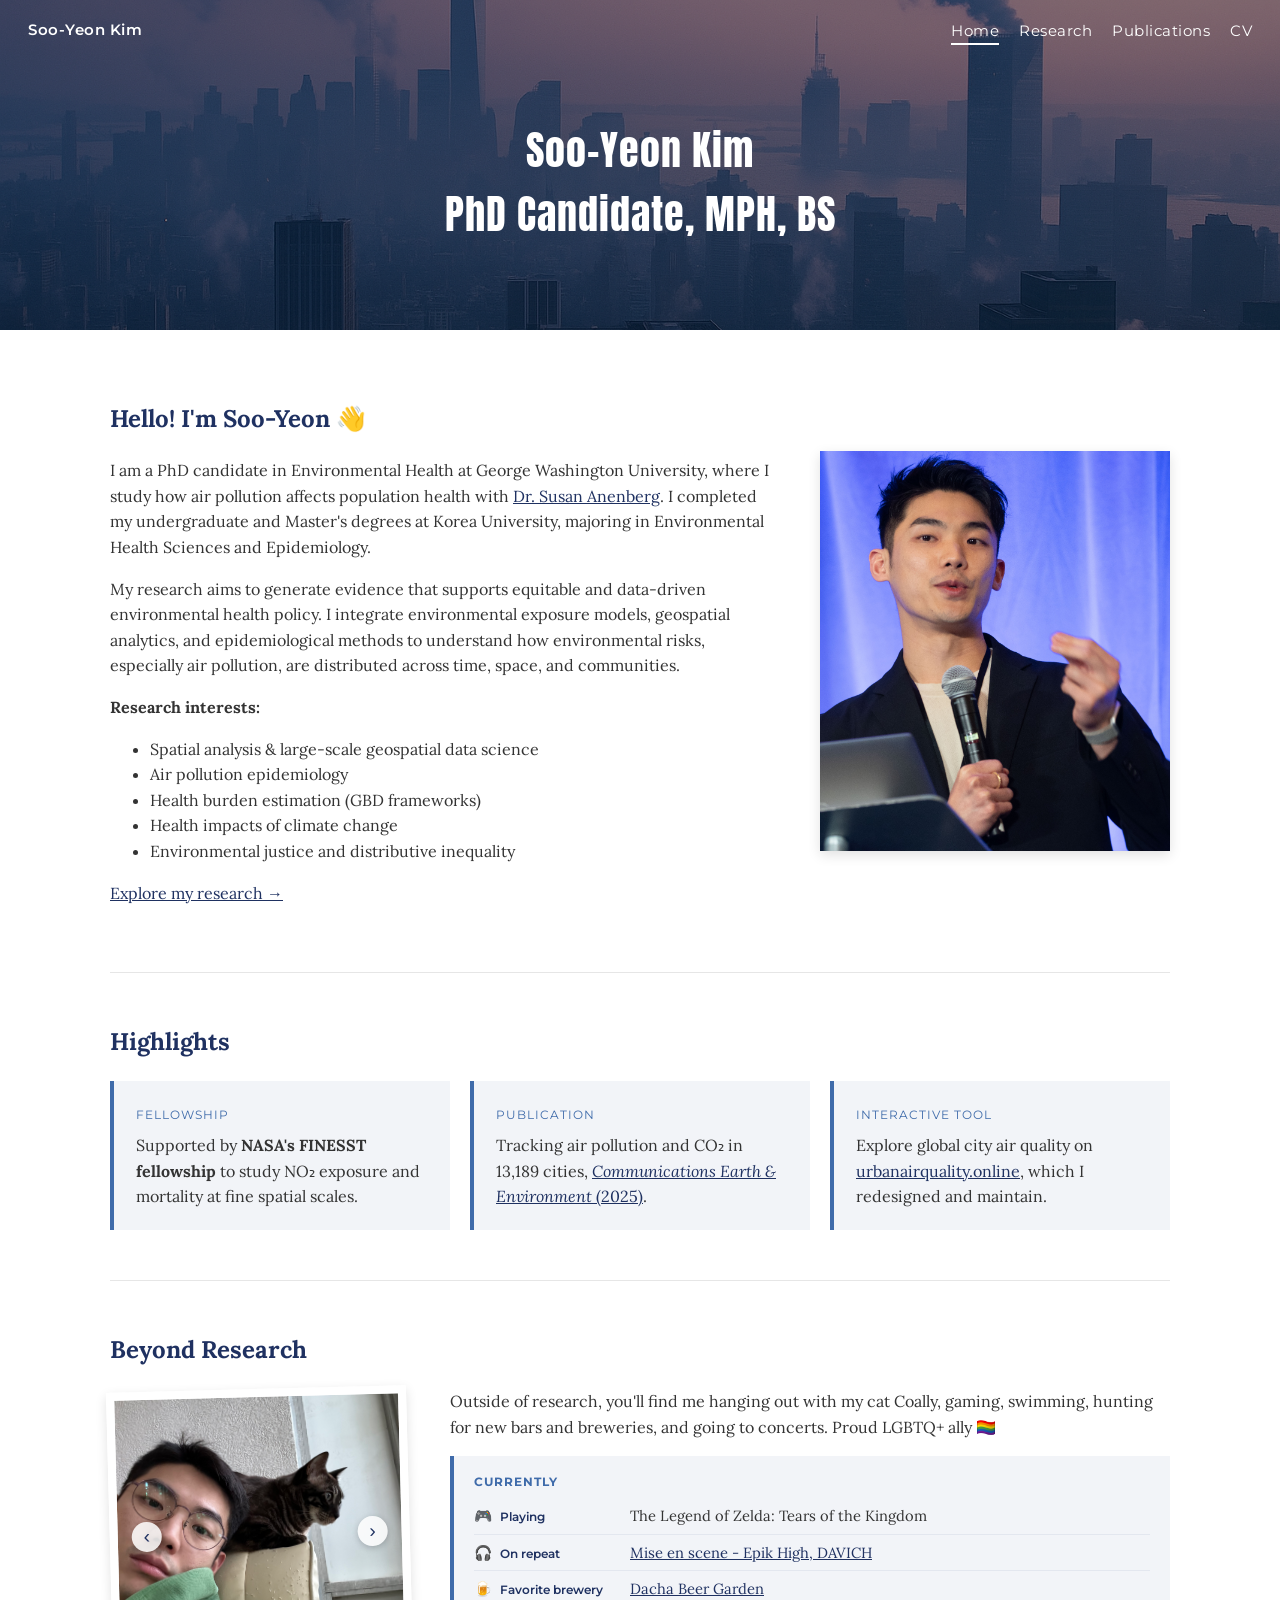
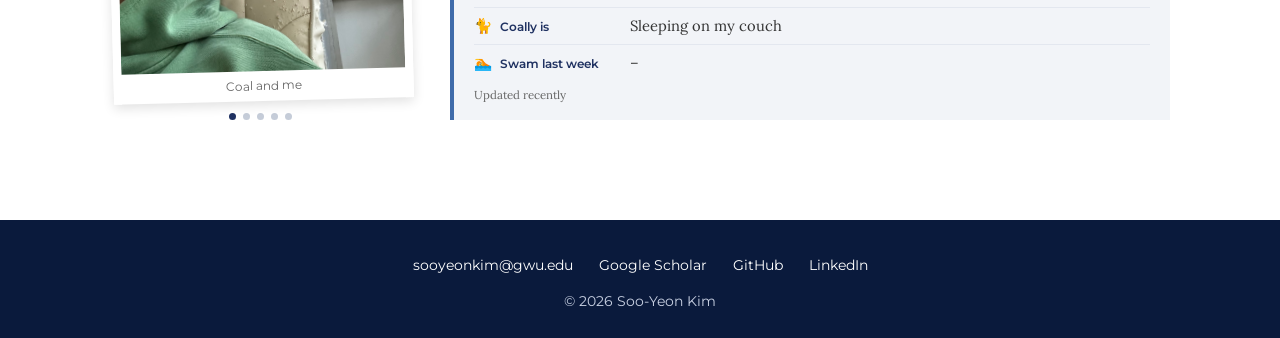
<file: index.html>
<!DOCTYPE html>
<html lang="en">
<head>
    <meta charset="UTF-8">
    <meta name="viewport" content="width=device-width, initial-scale=1">
    <title>Soo-Yeon Kim | Environmental Health Researcher</title>
    <link href="https://fonts.googleapis.com/css2?family=Anton&family=Lora:wght@300;400;500;600;700&family=Montserrat:wght@300;400;500;600&display=swap" rel="stylesheet">
    <link rel="stylesheet" href="style.css">
</head>
<body>

<header class="hero">
    <img src="banner_photo2.jpg" alt="Environmental Health Research Banner">
    <a href="index.html" class="hero-name">Soo-Yeon Kim</a>
    <nav class="hero-nav">
        <ul>
            <li><a href="index.html" class="active">Home</a></li>
            <li><a href="research.html">Research</a></li>
            <li><a href="publications.html">Publications</a></li>
            <li><a href="cv.html">CV</a></li>
        </ul>
    </nav>
    <div class="hero-text">Soo-Yeon Kim<br>PhD Candidate, MPH, BS</div>
</header>

<div class="container">

    <section>
        <div class="home-wrapper">
            <div class="home-text">
                <h1>Hello! I'm Soo-Yeon 👋</h1>
                <p>
                    I am a PhD candidate in Environmental Health at George Washington University,
                    where I study how air pollution affects population health with <a href="https://publichealth.gwu.edu/departments/environmental-and-occupational-health/susan-anenberg" target="_blank">Dr. Susan Anenberg</a>.
                    I completed my undergraduate and Master's degrees at Korea University, majoring in
                    Environmental Health Sciences and Epidemiology.
                </p>
                <p>
                    My research aims to generate evidence that supports equitable and data-driven
                    environmental health policy. I integrate environmental exposure models, geospatial
                    analytics, and epidemiological methods to understand how environmental risks,
                    especially air pollution, are distributed across time, space, and communities.
                </p>
                <p><b>Research interests:</b></p>
                <ul>
                    <li>Spatial analysis &amp; large-scale geospatial data science</li>
                    <li>Air pollution epidemiology</li>
                    <li>Health burden estimation (GBD frameworks)</li>
                    <li>Health impacts of climate change</li>
                    <li>Environmental justice and distributive inequality</li>
                </ul>
                <p><a href="research.html">Explore my research →</a></p>
                
            </div>
            <img src="sooyeonkim.jpg" alt="Soo-Yeon Kim" class="home-photo">
        </div>
    </section>

    <section>
        <h2>Highlights</h2>
        <div class="highlights">
            <div class="highlight">
                <span class="label">Fellowship</span>
                <p>Supported by <b>NASA's FINESST fellowship</b> to study NO₂ exposure and mortality at fine spatial scales.</p>
            </div>
            <div class="highlight">
                <span class="label">Publication</span>
                <p>Tracking air pollution and CO₂ in 13,189 cities, <a href="https://doi.org/10.1038/s43247-025-01486-6" target="_blank"><i>Communications Earth &amp; Environment</i> (2025)</a>.</p>
            </div>
            <div class="highlight">
                <span class="label">Interactive tool</span>
                <p>Explore global city air quality on <a href="https://urbanairquality.online" target="_blank">urbanairquality.online</a>, which I redesigned and maintain.</p>
            </div>
        </div>
    </section>

    <section>
        <h2>Beyond Research</h2>

        <div class="beyond-wrapper">

            <!-- PHOTO ALBUM (left) -->
            <div class="album">
                <div class="album-frame">
                    <div class="album-track">
                        <figure class="album-slide">
                            <img src="Coally.jpeg" alt="Soo-Yeon and Coally">
                            <figcaption>Coal and me</figcaption>
                        </figure>
                        <figure class="album-slide">
                            <img src="IMG_4141.jpeg" alt="Coally the cat">
                            <figcaption>Coally🐾</figcaption>
                        </figure>
                        <figure class="album-slide">
                            <img src="IMG_4429.JPG" alt="A bar in Maine">
                            <figcaption>Bar in Maine</figcaption>
                        </figure>
                        <figure class="album-slide">
                            <img src="IMG_4898.jpeg" alt="Beer festival in DC">
                            <figcaption>Beer festival in DC</figcaption>
                        </figure>
                        <figure class="album-slide">
                            <img src="IMG_5243.jpeg" alt="At a concert">
                            <figcaption>Concert</figcaption>
                        </figure>
                    </div>
                    <button class="album-btn prev" aria-label="Previous photo">‹</button>
                    <button class="album-btn next" aria-label="Next photo">›</button>
                </div>
                <div class="album-dots"></div>
            </div>

            <!-- TEXT + CURRENTLY (right) -->
            <div class="beyond-text">
                <p>
                    Outside of research, you'll find me hanging out with my cat Coally, gaming, swimming,
                    hunting for new bars and breweries, and going to concerts. Proud LGBTQ+ ally 🏳️‍🌈
                </p>

                <aside class="currently">
                    <h4>Currently</h4>
                    <ul>
                        <li><span class="emoji">🎮</span><b>Playing</b><span>The Legend of Zelda: Tears of the Kingdom</span></li>
                        <li><span class="emoji">🎧</span><b>On repeat</b><span><a href="https://open.spotify.com/track/0wIwrT28ZIAHdJsTgKhAt9?si=74718f675fb74375" target="_blank">Mise en scene - Epik High, DAVICH</a></span></li>
                        <li><span class="emoji">🍺</span><b>Favorite brewery</b><span><a href="https://maps.app.goo.gl/wJKwTaud2VujAdgd9" target="_blank">Dacha Beer Garden</a></span></li>
                        <li><span class="emoji">🐈</span><b>Coally is</b><span>Sleeping on my couch</span></li>
                        <li><span class="emoji">🏊</span><b>Swam last week</b><span id="swim-distance">–</span></li>
                    </ul>
                    <p class="currently-updated">Updated <span id="swim-updated">recently</span></p>
                </aside>
            </div>

        </div>
    </section>

</div>

<footer>
    <div class="contact-links">
        <a href="mailto:sooyeonkim@gwu.edu">sooyeonkim@gwu.edu</a>
        <a href="https://scholar.google.com/citations?user=ywFEkUYAAAAJ&hl=en" target="_blank">Google Scholar</a>
        <a href="https://github.com/sooyeon-kim-29" target="_blank">GitHub</a>
        <a href="https://www.linkedin.com/in/soo-yeon-kim-2084a3250/" target="_blank">LinkedIn</a>
    </div>
    © 2026 Soo-Yeon Kim
</footer>
<script>
/* ---------- Weekly swim distance (from swim.json) ---------- */
fetch('https://raw.githubusercontent.com/sooyeon-kim-29/sooyeon-kim-29.github.io/main/swim.json?t=' + Date.now())
    .then(r => r.json())
    .then(d => {
        document.getElementById('swim-distance').textContent =
            (d.meters / 1000).toFixed(1) + ' km';
        document.getElementById('swim-updated').textContent = d.updated;
    })
    .catch(() => {});   /* if swim.json is missing, the "–" just stays */

/* ---------- Photo album ---------- */
(function () {
    const track = document.querySelector('.album-track');
    if (!track) return;
    const slides = track.children;
    const dots = document.querySelector('.album-dots');
    let i = 0;

    for (let n = 0; n < slides.length; n++) {
        const b = document.createElement('button');
        b.setAttribute('aria-label', 'Photo ' + (n + 1));
        b.onclick = () => go(n);
        dots.appendChild(b);
    }

    function go(n) {
        i = (n + slides.length) % slides.length;   // wraps around at the ends
        track.style.transform = 'translateX(' + (-100 * i) + '%)';
        [...dots.children].forEach((d, k) => d.classList.toggle('active', k === i));
    }

    document.querySelector('.album-btn.prev').onclick = () => go(i - 1);
    document.querySelector('.album-btn.next').onclick = () => go(i + 1);

    /* swipe on phones */
    let x0 = null;
    track.addEventListener('touchstart', e => x0 = e.touches[0].clientX, {passive: true});
    track.addEventListener('touchend', e => {
        if (x0 === null) return;
        const dx = e.changedTouches[0].clientX - x0;
        if (Math.abs(dx) > 40) go(dx < 0 ? i + 1 : i - 1);
        x0 = null;
    });

    go(0);
})();
</script>
</body>
</html>
</file>
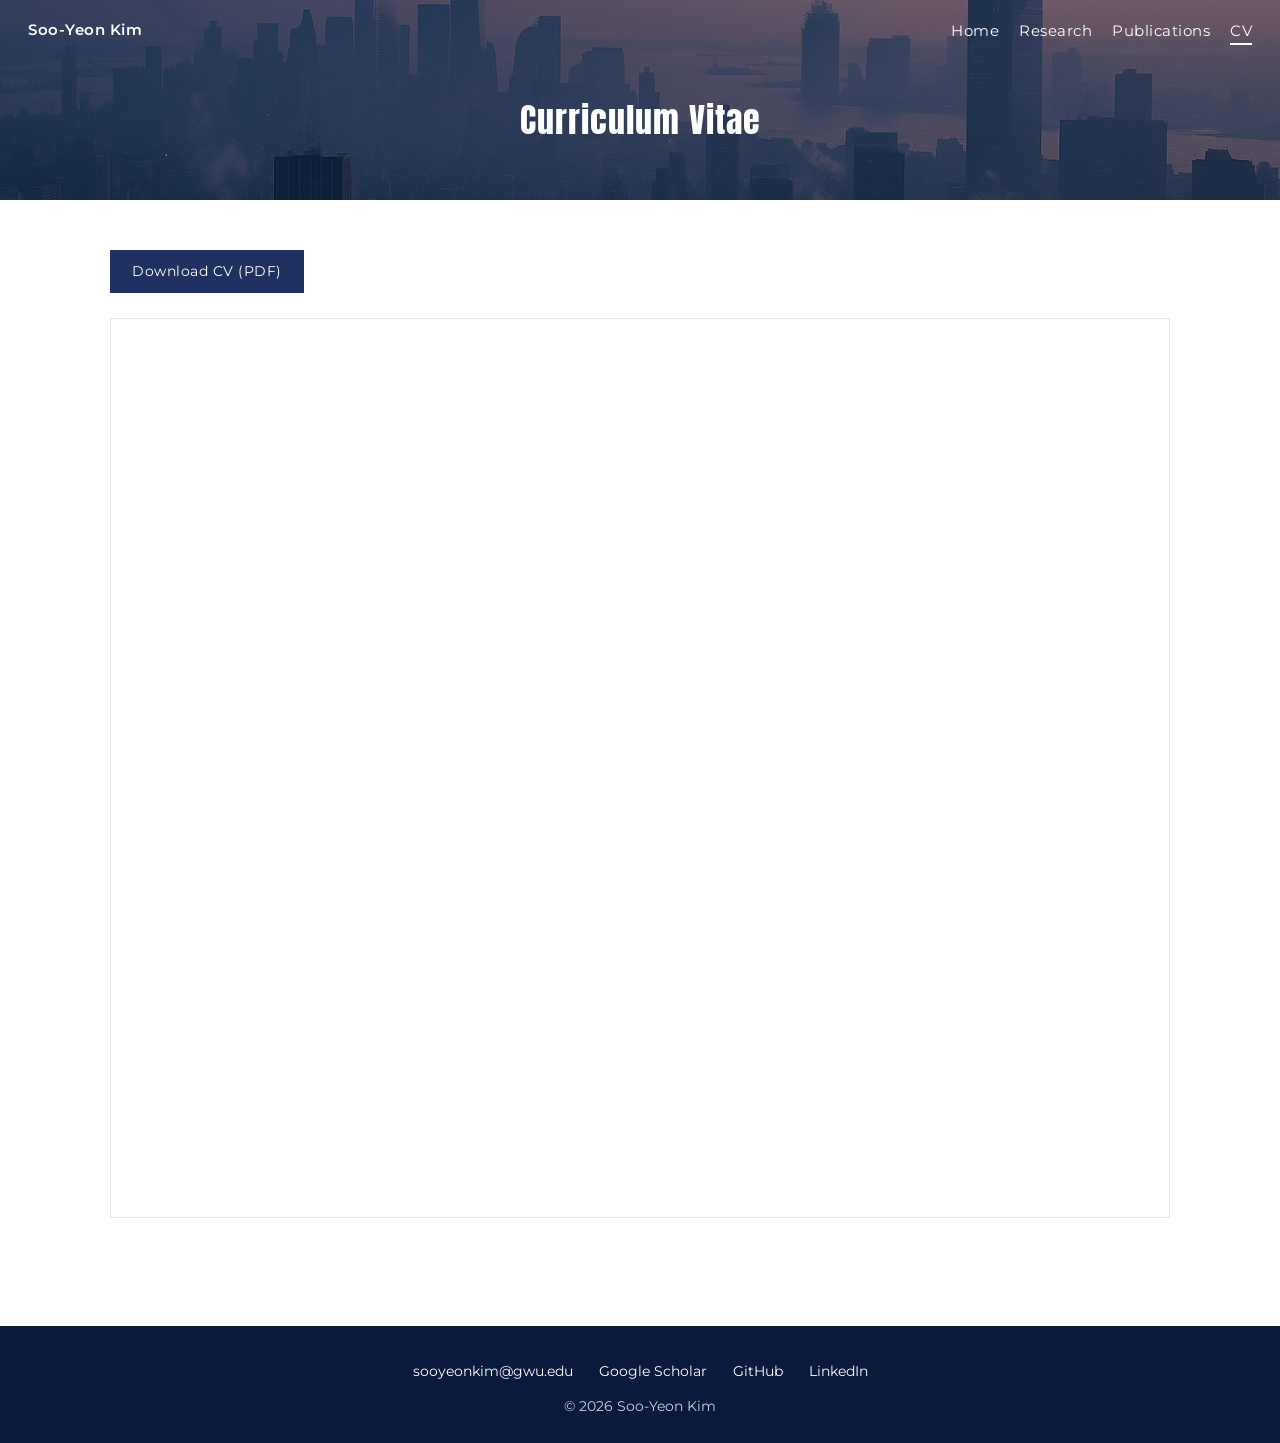
<file: cv.html>
<!DOCTYPE html>
<html lang="en">
<head>
    <meta charset="UTF-8">
    <meta name="viewport" content="width=device-width, initial-scale=1">
    <title>CV | Soo-Yeon Kim</title>
    <link href="https://fonts.googleapis.com/css2?family=Anton&family=Lora:wght@300;400;500;600;700&family=Montserrat:wght@300;400;500;600&display=swap" rel="stylesheet">
    <link rel="stylesheet" href="style.css">
</head>
<body>

<header class="hero hero-small">
    <img src="banner_photo2.jpg" alt="">
    <a href="index.html" class="hero-name">Soo-Yeon Kim</a>
    <nav class="hero-nav">
        <ul>
            <li><a href="index.html">Home</a></li>
            <li><a href="research.html">Research</a></li>
            <li><a href="publications.html">Publications</a></li>
            <li><a href="cv.html" class="active">CV</a></li>
        </ul>
    </nav>
    <div class="hero-text">Curriculum Vitae</div>
</header>

<div class="container">
    <section>
        <a class="button" href="CV_Soo-Yeon_Kim_Aug2026.pdf" target="_blank">Download CV (PDF)</a>
        <iframe class="cv-frame" src="CV_Soo-Yeon_Kim_Aug2026.pdf" title="CV of Soo-Yeon Kim"></iframe>
    </section>
</div>

<footer>
    <div class="contact-links">
        <a href="mailto:sooyeonkim@gwu.edu">sooyeonkim@gwu.edu</a>
        <a href="https://scholar.google.com/citations?user=ywFEkUYAAAAJ&hl=en" target="_blank">Google Scholar</a>
        <a href="https://github.com/sooyeon-kim-29" target="_blank">GitHub</a>
        <a href="https://www.linkedin.com/in/soo-yeon-kim-2084a3250/" target="_blank">LinkedIn</a>
    </div>
    © 2026 Soo-Yeon Kim
</footer>

</body>
</html>
</file>
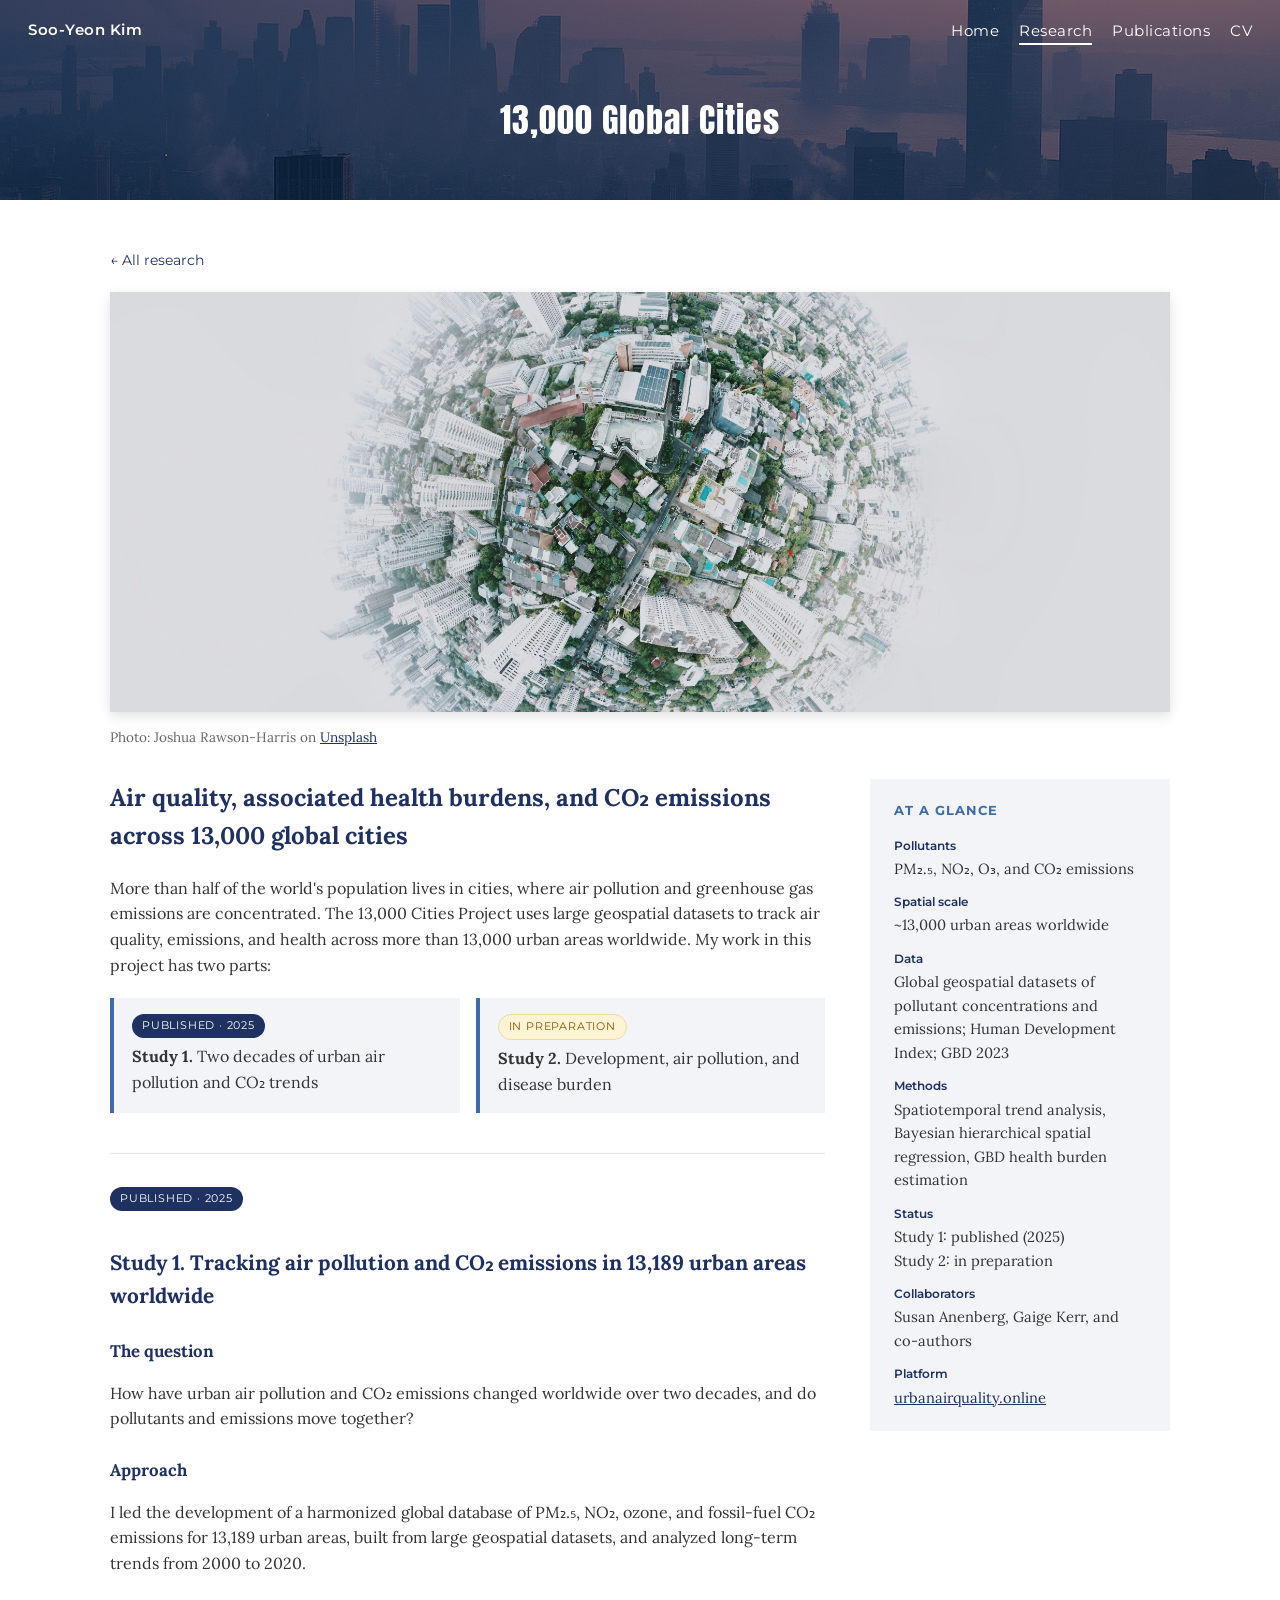
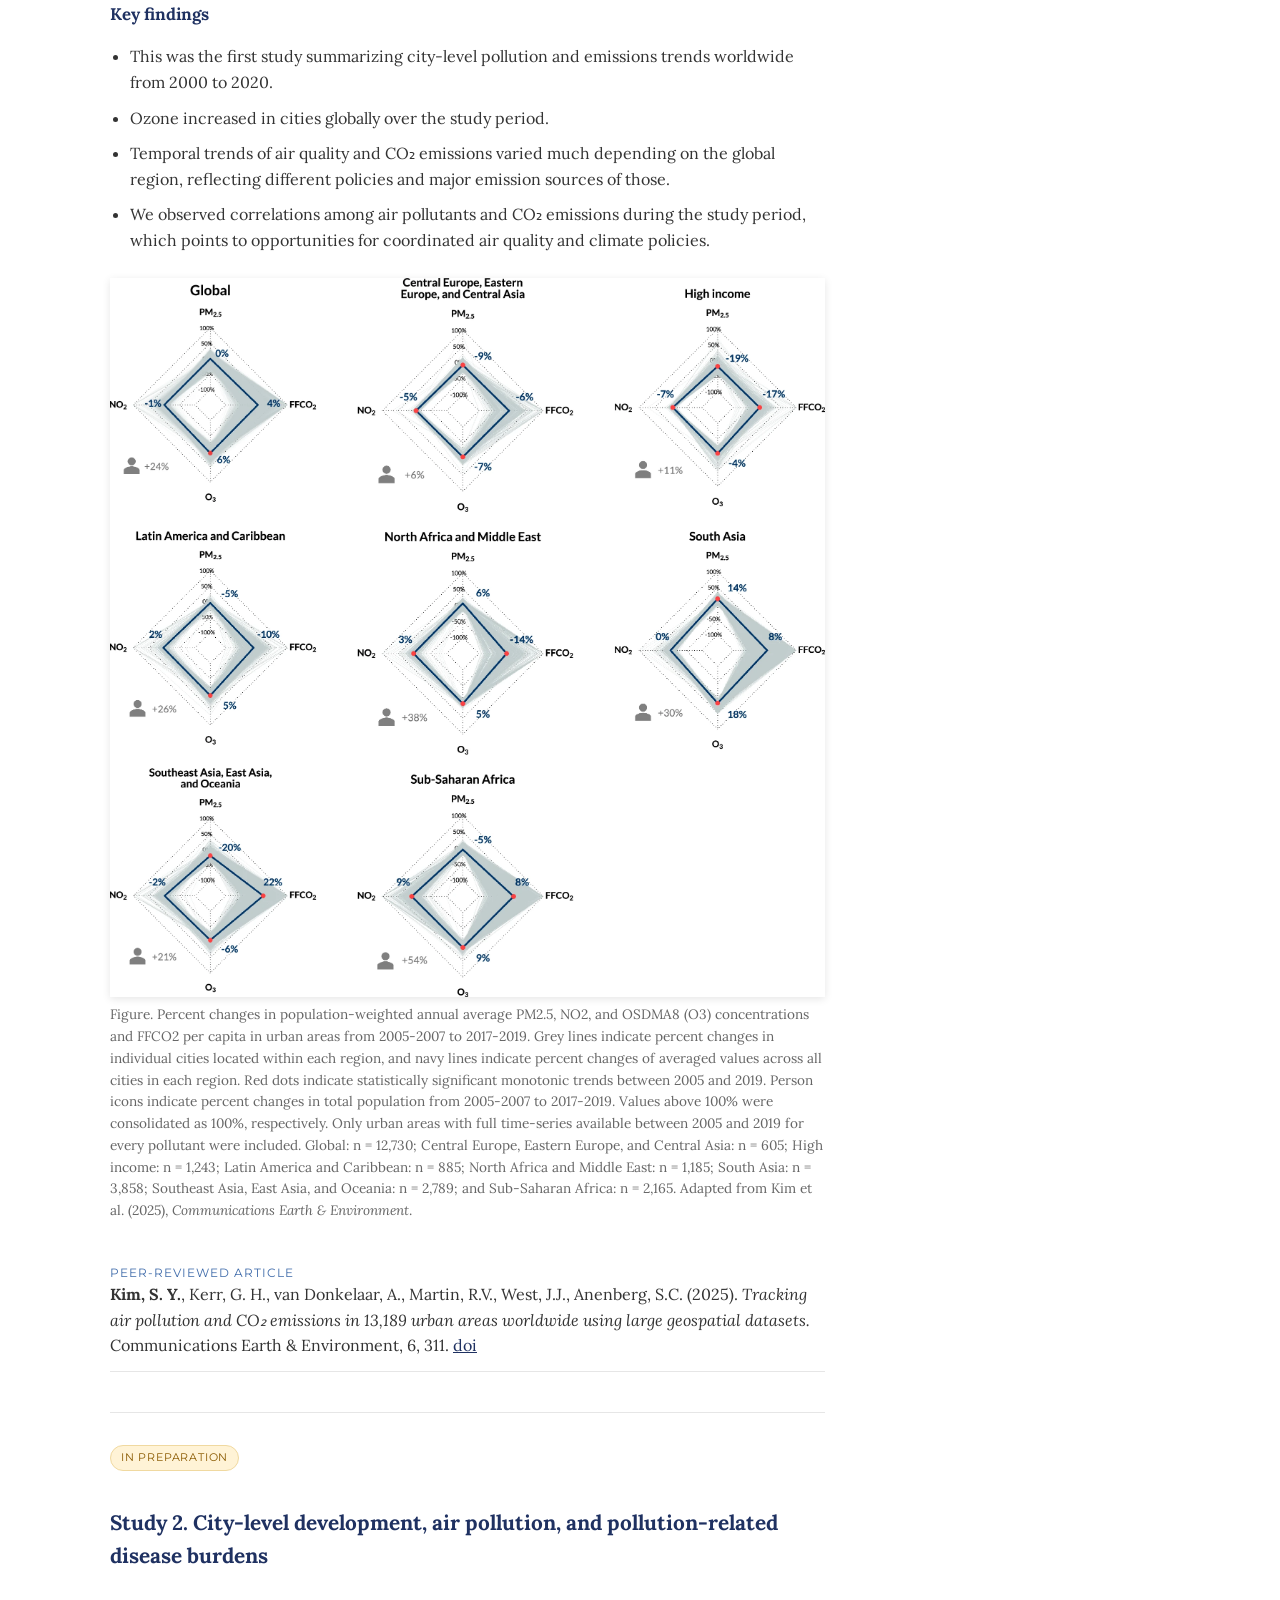
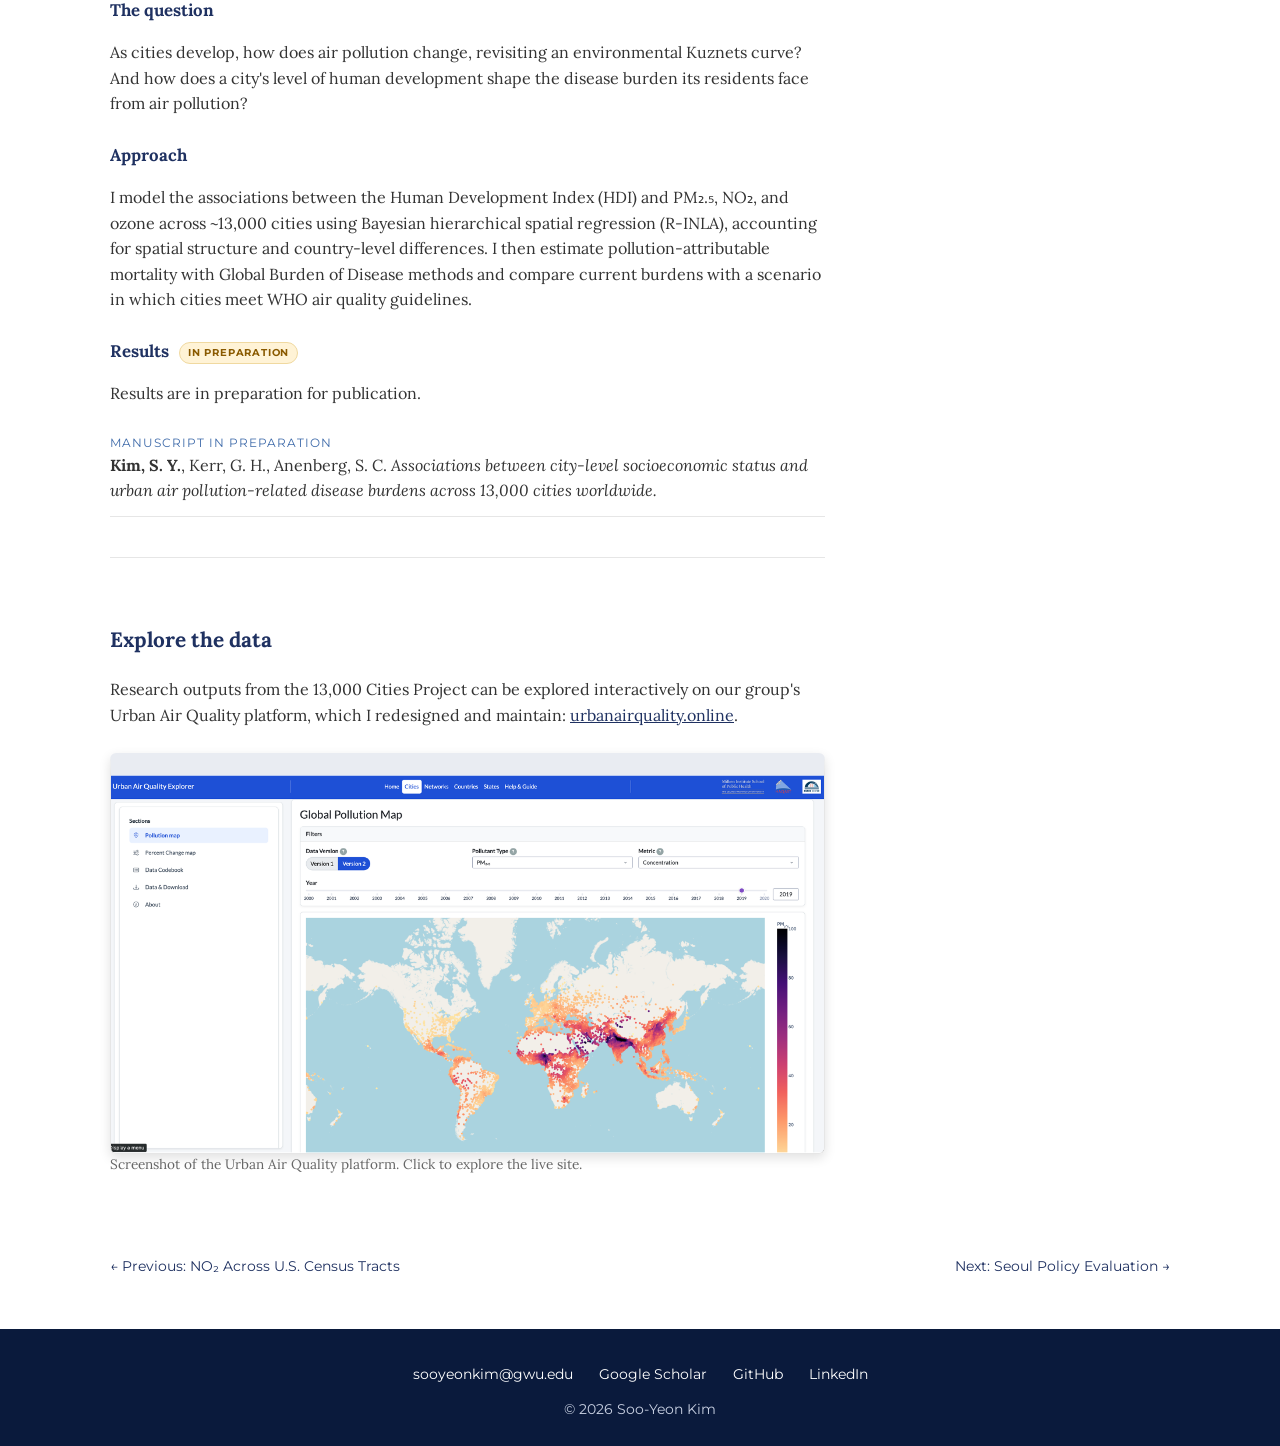
<file: project-13000-cities.html>
<!DOCTYPE html>
<html lang="en">
<head>
    <meta charset="UTF-8">
    <meta name="viewport" content="width=device-width, initial-scale=1">
    <title>13,000 Global Cities | Soo-Yeon Kim</title>
    <link href="https://fonts.googleapis.com/css2?family=Anton&family=Lora:wght@300;400;500;600;700&family=Montserrat:wght@300;400;500;600&display=swap" rel="stylesheet">
    <link rel="stylesheet" href="style.css">

    <style>
        /* ---------- Multi-study project page ---------- */
        .study-jump {
            display: grid;
            grid-template-columns: 1fr 1fr;
            gap: 16px;
            margin: 20px 0 10px;
        }
        .study-jump a {
            display: block;
            padding: 16px 18px;
            background: var(--navy-light-bg);
            border-left: 4px solid var(--navy-accent);
            text-decoration: none;
            color: var(--text);
            transition: background 0.2s ease;
        }
        .study-jump a:hover { background: #e6eaf2; color: var(--text); }
        .study-jump .status { display: table; margin-bottom: 6px; }

        .study {
            border-top: 1px solid var(--line);
            padding-top: 30px;
            margin-top: 40px;
            scroll-margin-top: 20px;
        }
        .study-title { margin-top: 8px; font-size: 1.3rem; }
        .study h4 {
            font-family: 'Lora', serif;
            font-size: 1.05rem;
            color: var(--navy-medium);
            margin: 25px 0 6px;
        }

        .status {
            display: inline-block;
            font-family: 'Montserrat', sans-serif;
            font-size: 0.7rem;
            letter-spacing: 0.8px;
            text-transform: uppercase;
            padding: 3px 10px;
            border-radius: 20px;
        }
        .status.published { background: var(--navy-medium); color: white; }
        .status.inprep { background: #FFF3D6; color: #8A5A00; border: 1px solid #F0D9A0; }
        .status.small { font-size: 0.62rem; padding: 2px 8px; vertical-align: middle; margin-left: 6px; }

        @media (max-width: 700px) {
            .study-jump { grid-template-columns: 1fr; }
        }
    </style>
</head>
<body>

<header class="hero hero-small">
    <img src="banner_photo2.jpg" alt="">
    <a href="index.html" class="hero-name">Soo-Yeon Kim</a>
    <nav class="hero-nav">
        <ul>
            <li><a href="index.html">Home</a></li>
            <li><a href="research.html" class="active">Research</a></li>
            <li><a href="publications.html">Publications</a></li>
            <li><a href="cv.html">CV</a></li>
        </ul>
    </nav>
    <div class="hero-text">13,000 Global Cities</div>
</header>

<div class="container">

    <div class="breadcrumb"><a href="research.html">← All research</a></div>

    <img src="joshua-rawson-harris-KRELIShKxTM-unsplash.jpg" alt="Fish-eye view of a city skyline" class="project-banner">
    <p class="caption">Photo: Joshua Rawson-Harris on <a href="https://unsplash.com/photos/fish-eye-photography-of-city-KRELIShKxTM" target="_blank">Unsplash</a></p>

    <div class="project-layout">

        <div class="project-main">

            <!-- ============ PROJECT INTRO ============ -->
            <h2>Air quality, associated health burdens, and CO₂ emissions across 13,000 global cities</h2>
            <p>
                More than half of the world's population lives in cities, where air pollution and
                greenhouse gas emissions are concentrated. The 13,000 Cities Project uses large
                geospatial datasets to track air quality, emissions, and health across more than
                13,000 urban areas worldwide. My work in this project has two parts:
            </p>

            <div class="study-jump">
                <a href="#study-1">
                    <span class="status published">Published · 2025</span>
                    <b>Study 1.</b> Two decades of urban air pollution and CO₂ trends
                </a>
                <a href="#study-2">
                    <span class="status inprep">In preparation</span>
                    <b>Study 2.</b> Development, air pollution, and disease burden
                </a>
            </div>

            <!-- ============ STUDY 1 ============ -->
            <div class="study" id="study-1">
                <span class="status published">Published · 2025</span>
                <h3 class="study-title">Study 1. Tracking air pollution and CO₂ emissions in 13,189 urban areas worldwide</h3>

                <h4>The question</h4>
                <p>
                    How have urban air pollution and CO₂ emissions changed worldwide over two decades,
                    and do pollutants and emissions move together?
                </p>

                <h4>Approach</h4>
                <p>
                    I led the development of a harmonized global database of PM₂.₅, NO₂, ozone, and
                    fossil-fuel CO₂ emissions for 13,189 urban areas, built from large geospatial
                    datasets, and analyzed long-term trends from 2000 to 2020.
                </p>

                <h4>Key findings</h4>
                <ul class="findings">
                    <li>This was the first study summarizing city-level pollution and emissions trends worldwide from 2000 to 2020.</li>
                    <li>Ozone increased in cities globally over the study period.</li>
                    <li>Temporal trends of air quality and CO₂ emissions varied much depending on the global region, reflecting different policies and major emission sources of those.</li>
                    <li>We observed correlations among air pollutants and CO₂ emissions during the study period, which points to opportunities for coordinated air quality and climate policies.</li>
                    <!-- EDIT: add numbers or region-specific findings -->
                </ul>

                <div class="figure">
                    <a href="43247_2025_2270_Fig3_HTML.png.webp" target="_blank">
                        <img src="43247_2025_2270_Fig3_HTML.png.webp"
                             alt="Percent changes in PM2.5, NO2, O3 and CO2 per capita in urban areas by region, 2005–2019">
                    </a>
                    <p class="caption">Figure. Percent changes in population-weighted annual average PM2.5, NO2, and OSDMA8 (O3) concentrations and FFCO2 per capita in urban areas from 2005-2007 to 2017-2019. Grey lines indicate percent changes in individual cities located within each region, and navy lines indicate percent changes of averaged values across all cities in each region. Red dots indicate statistically significant monotonic trends between 2005 and 2019. Person icons indicate percent changes in total population from 2005-2007 to 2017-2019. Values above 100% were consolidated as 100%, respectively. Only urban areas with full time-series available between 2005 and 2019 for every pollutant were included. Global: n = 12,730; Central Europe, Eastern Europe, and Central Asia: n = 605; High income: n = 1,243; Latin America and Caribbean: n = 885; North Africa and Middle East: n = 1,185; South Asia: n = 3,858; Southeast Asia, East Asia, and Oceania: n = 2,789; and Sub-Saharan Africa: n = 2,165. Adapted from Kim et al. (2025), <i>Communications Earth &amp; Environment</i>.</p>
                </div>

                <ul class="outputs">
                    <li>
                        <span class="kind">Peer-reviewed article</span>
                        <b>Kim, S. Y.</b>, Kerr, G. H., van Donkelaar, A., Martin, R.V., West, J.J., Anenberg, S.C. (2025).
                        <i>Tracking air pollution and CO₂ emissions in 13,189 urban areas worldwide using large geospatial datasets.</i>
                        Communications Earth &amp; Environment, 6, 311.
                        <a href="https://doi.org/10.1038/s43247-025-02270-9" target="_blank">doi</a>
                    </li>
                </ul>
            </div>

            <!-- ============ STUDY 2 ============ -->
            <div class="study" id="study-2">
                <span class="status inprep">In preparation</span>
                <h3 class="study-title">Study 2. City-level development, air pollution, and pollution-related disease burdens</h3>

                <h4>The question</h4>
                <p>
                    As cities develop, how does air pollution change, revisiting an
                    environmental Kuznets curve? And how does a city's level of human development
                    shape the disease burden its residents face from air pollution?
                </p>

                <h4>Approach</h4>
                <p>
                    I model the associations between the Human Development Index (HDI) and PM₂.₅,
                    NO₂, and ozone across ~13,000 cities using Bayesian hierarchical spatial
                    regression (R-INLA), accounting for spatial structure and country-level
                    differences. I then estimate pollution-attributable mortality with Global Burden
                    of Disease methods and compare current burdens with a scenario in which cities
                    meet WHO air quality guidelines.
                </p>

                <h4>Results <span class="status inprep small">In preparation</span></h4>
                <p>
                    <!-- EDIT: 1–2 sentences of high-level results, e.g. the shape of the HDI–pollution relationship for each pollutant -->
                    Results are in preparation for publication. 
                </p>

                <ul class="outputs">
                    <li>
                        <span class="kind">Manuscript in preparation</span>
                        <b>Kim, S. Y.</b>, Kerr, G. H., Anenberg, S. C.
                        <i>Associations between city-level socioeconomic status and urban air pollution-related disease burdens across 13,000 cities worldwide.</i>
                    </li>
                    
                </ul>
            </div>

                        <!-- ============ EXPLORE THE DATA ============ -->
            <div class="study" id="explore">
                <h3 class="study-title">Explore the data</h3>
                <p>
                    Research outputs from the 13,000 Cities Project can be explored interactively on our
                    group's Urban Air Quality platform, which I redesigned and maintain:
                    <a href="https://urbanairquality.online" target="_blank">urbanairquality.online</a>.
                </p>
                <div class="figure">
                    <a href="https://urbanairquality.online" target="_blank" class="screenshot">
                        <img src="Picture2.png"
                             alt="Screenshot of the Urban Air Quality platform showing city-level air pollution data">
                    </a>
                    <p class="caption">Screenshot of the Urban Air Quality platform. Click to explore the live site.</p>
                </div>
            </div>
        </div> 
        <aside class="glance">
            <h4>At a glance</h4>
            <dl>
                <dt>Pollutants</dt><dd>PM₂.₅, NO₂, O₃, and CO₂ emissions</dd>
                <dt>Spatial scale</dt><dd>~13,000 urban areas worldwide</dd>
                <dt>Data</dt><dd>Global geospatial datasets of pollutant concentrations and emissions; Human Development Index; GBD 2023</dd>
                <dt>Methods</dt><dd>Spatiotemporal trend analysis, Bayesian hierarchical spatial regression, GBD health burden estimation</dd>
                <dt>Status</dt>
                <dd>Study 1: published (2025)<br>Study 2: in preparation</dd>
                <dt>Collaborators</dt><dd>Susan Anenberg, Gaige Kerr, and co-authors</dd>
                <dt>Platform</dt><dd><a href="https://urbanairquality.online" target="_blank">urbanairquality.online</a></dd>
            </dl>
        </aside>

    </div>

    <div class="project-nav">
        <a href="project-no2-conus.html">← Previous: NO₂ Across U.S. Census Tracts</a>
        <a href="project-seoul-policy.html">Next: Seoul Policy Evaluation →</a>
    </div>

</div>

<footer>
    <div class="contact-links">
        <a href="mailto:sooyeonkim@gwu.edu">sooyeonkim@gwu.edu</a>
        <a href="https://scholar.google.com/citations?user=ywFEkUYAAAAJ&hl=en" target="_blank">Google Scholar</a>
        <a href="https://github.com/sooyeon-kim-29" target="_blank">GitHub</a>
        <a href="https://www.linkedin.com/in/soo-yeon-kim-2084a3250/" target="_blank">LinkedIn</a>
    </div>
    © 2026 Soo-Yeon Kim
</footer>

</body>
</html>
</file>
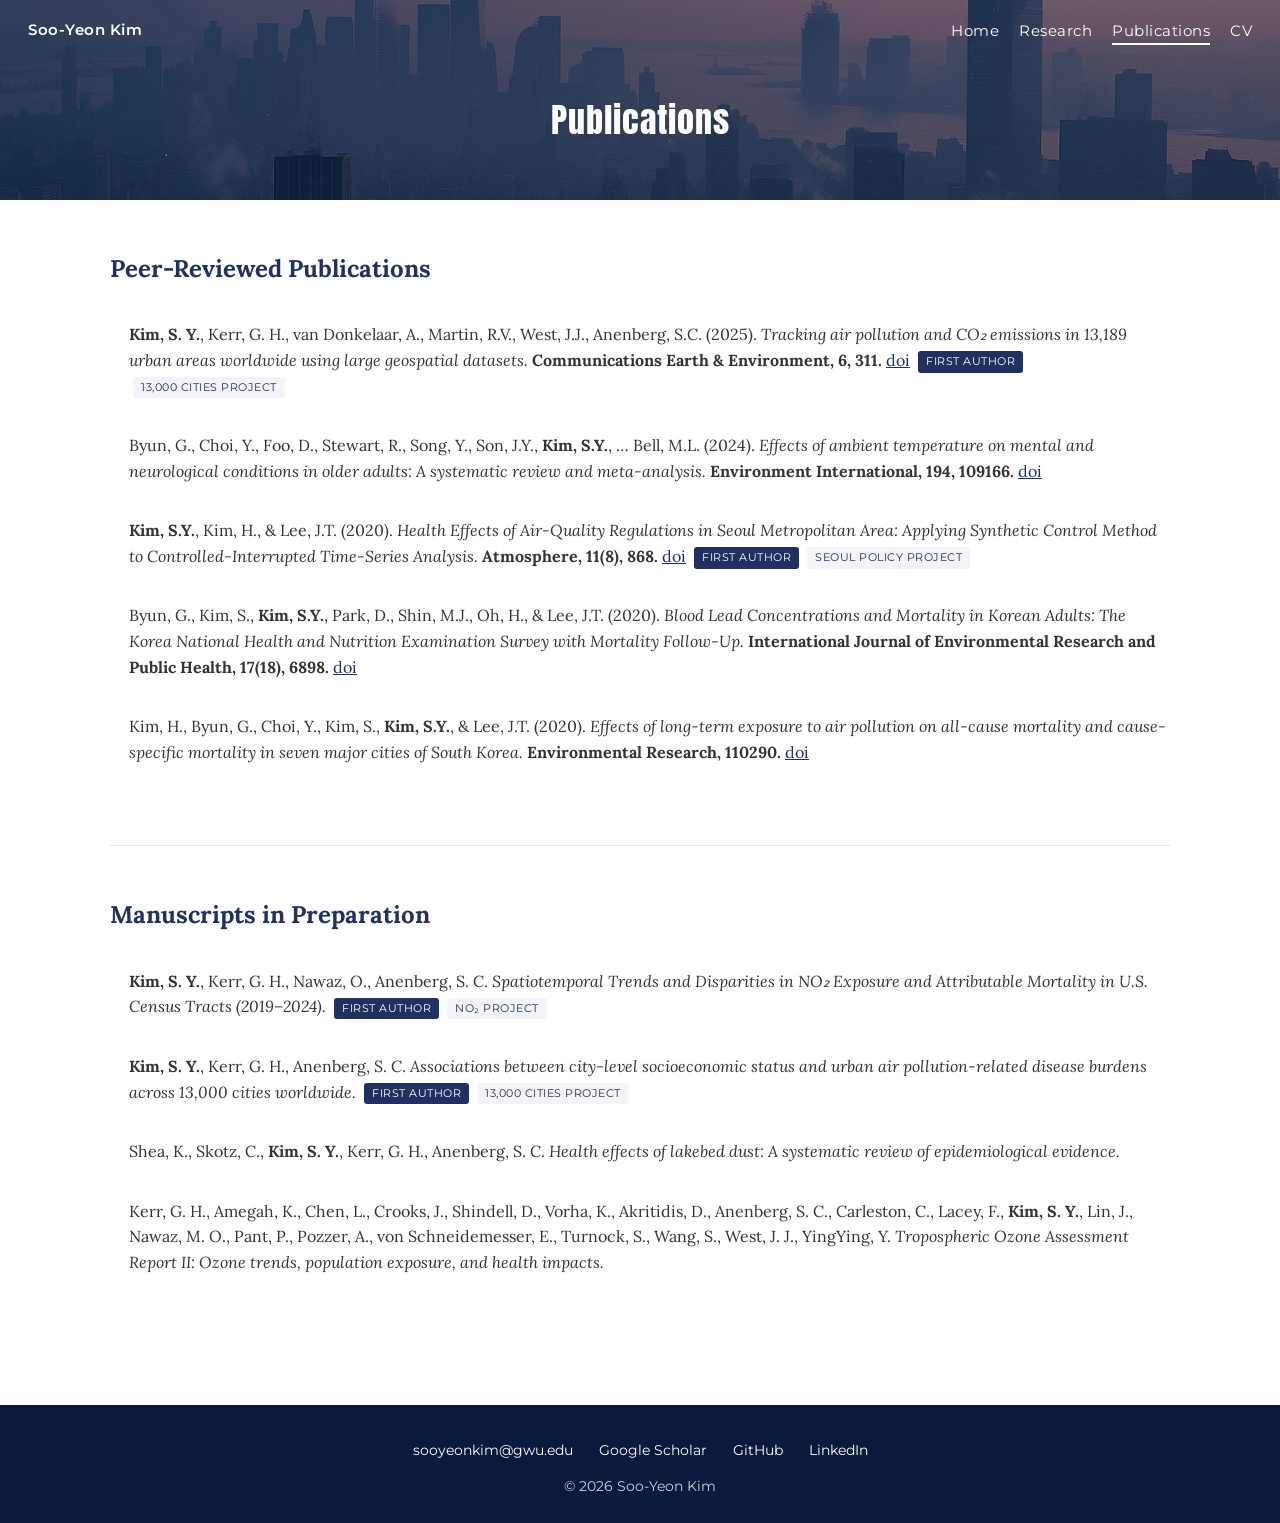
<file: publications.html>
<!DOCTYPE html>
<html lang="en">
<head>
    <meta charset="UTF-8">
    <meta name="viewport" content="width=device-width, initial-scale=1">
    <title>Publications | Soo-Yeon Kim</title>
    <link href="https://fonts.googleapis.com/css2?family=Anton&family=Lora:wght@300;400;500;600;700&family=Montserrat:wght@300;400;500;600&display=swap" rel="stylesheet">
    <link rel="stylesheet" href="style.css">
</head>
<body>

<header class="hero hero-small">
    <img src="banner_photo2.jpg" alt="">
    <a href="index.html" class="hero-name">Soo-Yeon Kim</a>
    <nav class="hero-nav">
        <ul>
            <li><a href="index.html">Home</a></li>
            <li><a href="research.html">Research</a></li>
            <li><a href="publications.html" class="active">Publications</a></li>
            <li><a href="cv.html">CV</a></li>
        </ul>
    </nav>
    <div class="hero-text">Publications</div>
</header>

<div class="container">

    <section>
        <h2>Peer-Reviewed Publications</h2>
        <ul class="pub-list">
            <li>
                <b>Kim, S. Y.</b>, Kerr, G. H., van Donkelaar, A., Martin, R.V., West, J.J., Anenberg, S.C. (2025).
                <i>Tracking air pollution and CO₂ emissions in 13,189 urban areas worldwide using large geospatial datasets.</i>
                <b>Communications Earth &amp; Environment, 6, 311.</b>
                <a href="https://doi.org/10.1038/s43247-025-02270-9" target="_blank">doi</a>
                <span class="badge">First author</span>
                <a class="badge project" href="project-13000-cities.html">13,000 Cities project</a>
            </li>
            <li>
                Byun, G., Choi, Y., Foo, D., Stewart, R., Song, Y., Son, J.Y., <b>Kim, S.Y.</b>, … Bell, M.L. (2024).
                <i>Effects of ambient temperature on mental and neurological conditions in older adults: A systematic review and meta-analysis.</i>
                <b>Environment International, 194, 109166.</b>
                <a href="https://doi.org/10.1016/j.envint.2024.109166" target="_blank">doi</a>
            </li>
            <li>
                <b>Kim, S.Y.</b>, Kim, H., &amp; Lee, J.T. (2020).
                <i>Health Effects of Air-Quality Regulations in Seoul Metropolitan Area: Applying Synthetic Control Method to Controlled-Interrupted Time-Series Analysis.</i>
                <b>Atmosphere, 11(8), 868.</b>
                <a href="https://doi.org/10.3390/atmos11080868" target="_blank">doi</a>
                <span class="badge">First author</span>
                <a class="badge project" href="project-seoul-policy.html">Seoul policy project</a>
            </li>
            <li>
                Byun, G., Kim, S., <b>Kim, S.Y.</b>, Park, D., Shin, M.J., Oh, H., &amp; Lee, J.T. (2020).
                <i>Blood Lead Concentrations and Mortality in Korean Adults: The Korea National Health and Nutrition Examination Survey with Mortality Follow-Up.</i>
                <b>International Journal of Environmental Research and Public Health, 17(18), 6898.</b>
                <a href="https://doi.org/10.3390/ijerph17186898" target="_blank">doi</a>
            </li>
            <li>
                Kim, H., Byun, G., Choi, Y., Kim, S., <b>Kim, S.Y.</b>, &amp; Lee, J.T. (2020).
                <i>Effects of long-term exposure to air pollution on all-cause mortality and cause-specific mortality in seven major cities of South Korea.</i>
                <b>Environmental Research, 110290.</b>
                <a href="https://doi.org/10.1016/j.envres.2020.110290" target="_blank">doi</a>
            </li>
        </ul>
    </section>

    <section>
        <h2>Manuscripts in Preparation</h2>
        <ul class="pub-list">
            <li>
                <b>Kim, S. Y.</b>, Kerr, G. H., Nawaz, O., Anenberg, S. C.
                <i>Spatiotemporal Trends and Disparities in NO₂ Exposure and Attributable Mortality in U.S. Census Tracts (2019–2024).</i>
                <span class="badge">First author</span>
                <a class="badge project" href="project-no2-conus.html">NO₂ project</a>
            </li>
            <li>
                <b>Kim, S. Y.</b>, Kerr, G. H., Anenberg, S. C.
                <i>Associations between city-level socioeconomic status and urban air pollution-related disease burdens across 13,000 cities worldwide.</i>
                <span class="badge">First author</span>
                <a class="badge project" href="project-13000-cities.html">13,000 Cities project</a>
            </li>
            <li>
                Shea, K., Skotz, C., <b>Kim, S. Y.</b>, Kerr, G. H., Anenberg, S. C. 
                <i>Health effects of lakebed dust: A systematic review of epidemiological evidence.</i>
            </li>
            <li>
                Kerr, G. H., Amegah, K., Chen, L., Crooks, J., Shindell, D., Vorha, K., Akritidis, D.,
                Anenberg, S. C., Carleston, C., Lacey, F., <b>Kim, S. Y.</b>, Lin, J., Nawaz, M. O., Pant, P.,
                Pozzer, A., von Schneidemesser, E., Turnock, S., Wang, S., West, J. J., YingYing, Y.
                <i>Tropospheric Ozone Assessment Report II: Ozone trends, population exposure, and health impacts.</i>
            </li>
            
        </ul>
    </section>

</div>

<footer>
    <div class="contact-links">
        <a href="mailto:sooyeonkim@gwu.edu">sooyeonkim@gwu.edu</a>
        <a href="https://scholar.google.com/citations?user=ywFEkUYAAAAJ&hl=en" target="_blank">Google Scholar</a>
        <a href="https://github.com/sooyeon-kim-29" target="_blank">GitHub</a>
        <a href="https://www.linkedin.com/in/soo-yeon-kim-2084a3250/" target="_blank">LinkedIn</a>
    </div>
    © 2026 Soo-Yeon Kim
</footer>

</body>
</html>
</file>
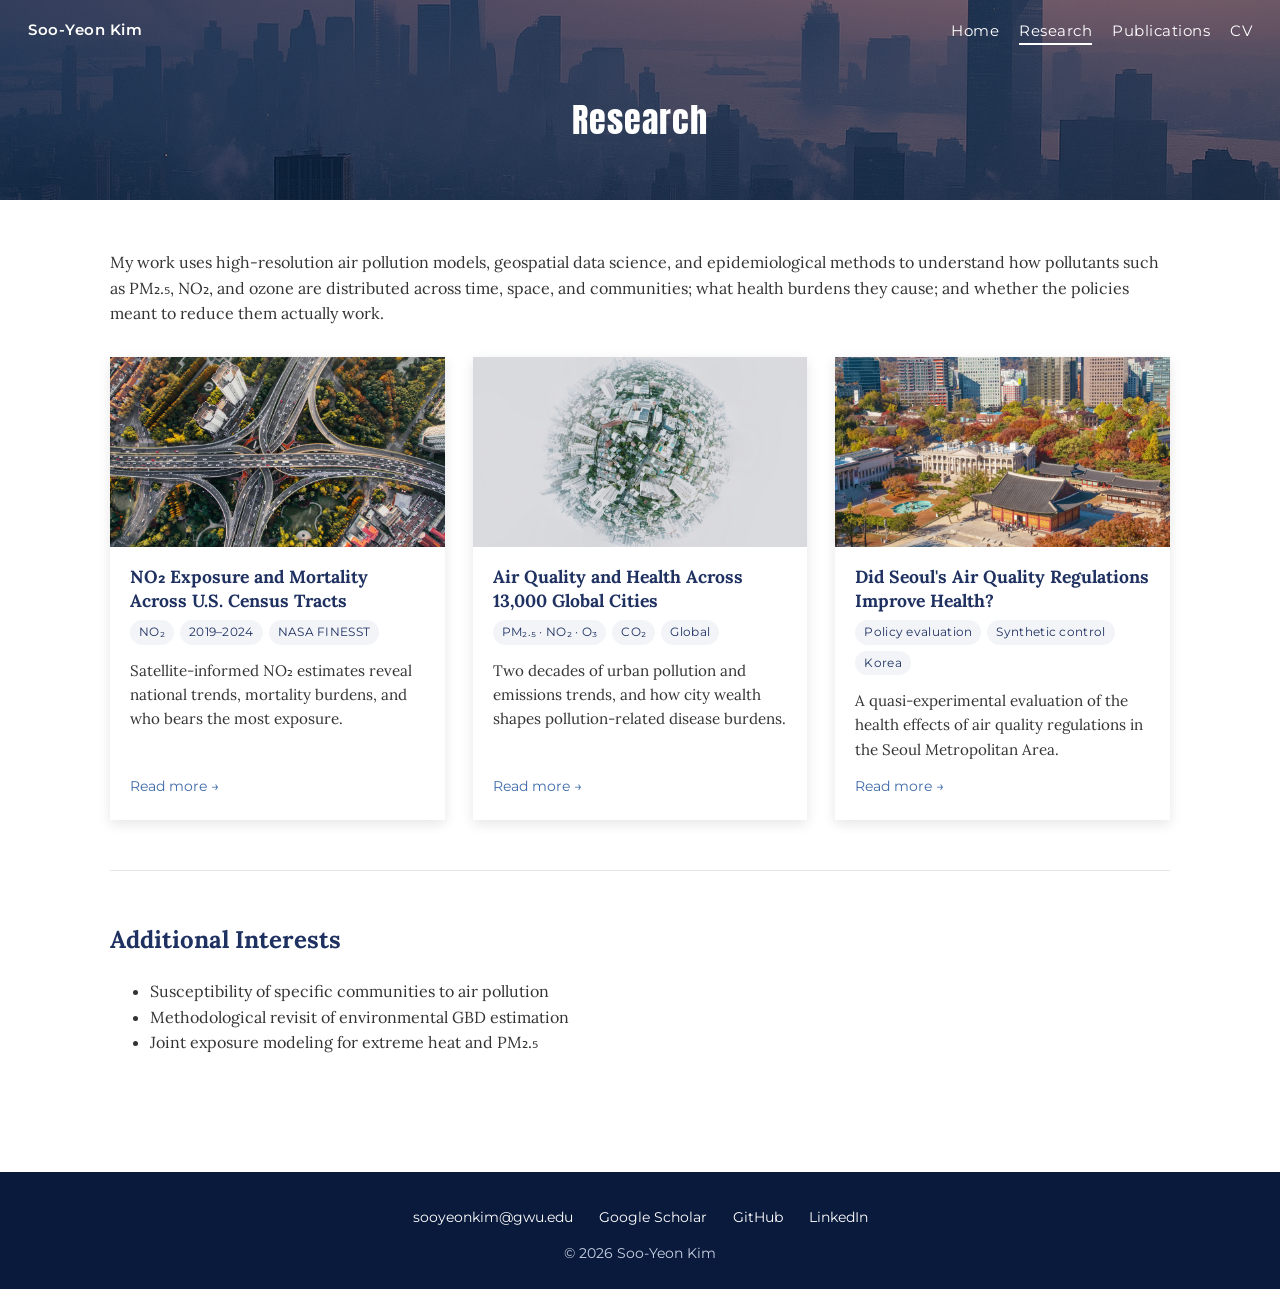
<file: research.html>
<!DOCTYPE html>
<html lang="en">
<head>
    <meta charset="UTF-8">
    <meta name="viewport" content="width=device-width, initial-scale=1">
    <title>Research | Soo-Yeon Kim</title>
    <link href="https://fonts.googleapis.com/css2?family=Anton&family=Lora:wght@300;400;500;600;700&family=Montserrat:wght@300;400;500;600&display=swap" rel="stylesheet">
    <link rel="stylesheet" href="style.css">
</head>
<body>

<header class="hero hero-small">
    <img src="banner_photo2.jpg" alt="">
    <a href="index.html" class="hero-name">Soo-Yeon Kim</a>
    <nav class="hero-nav">
        <ul>
            <li><a href="index.html">Home</a></li>
            <li><a href="research.html" class="active">Research</a></li>
            <li><a href="publications.html">Publications</a></li>
            <li><a href="cv.html">CV</a></li>
        </ul>
    </nav>
    <div class="hero-text">Research</div>
</header>

<div class="container">

    <section>
        <p>
            My work uses high-resolution air pollution models, geospatial data science, and
            epidemiological methods to understand how pollutants such as PM₂.₅, NO₂, and ozone are
            distributed across time, space, and communities; what health burdens they cause; and
            whether the policies meant to reduce them actually work.
        </p>

        <div class="project-grid">

            <a class="project-card" href="project-no2-conus.html">
                <img src="denys-nevozhai-7nrsVjvALnA-unsplash.jpg" alt="NO₂ map of the continental US">
                <div class="card-body">
                    <h3>NO₂ Exposure and Mortality Across U.S. Census Tracts</h3>
                    <div class="tags">
                        <span class="tag">NO₂</span><span class="tag">2019–2024</span><span class="tag">NASA FINESST</span>
                    </div>
                    <p>Satellite-informed NO₂ estimates reveal national trends, mortality burdens, and who bears the most exposure.</p>
                    <span class="card-more">Read more →</span>
                </div>
            </a>

            <a class="project-card" href="project-13000-cities.html">
                <img src="joshua-rawson-harris-KRELIShKxTM-unsplash.jpg" alt="Global map of 13,000 cities">
                <div class="card-body">
                    <h3>Air Quality and Health Across 13,000 Global Cities</h3>
                    <div class="tags">
                        <span class="tag">PM₂.₅ · NO₂ · O₃</span><span class="tag">CO₂</span><span class="tag">Global</span>
                    </div>
                    <p>Two decades of urban pollution and emissions trends, and how city wealth shapes pollution-related disease burdens.</p>
                    <span class="card-more">Read more →</span>
                </div>
            </a>

            <a class="project-card" href="project-seoul-policy.html">
                <img src="philip-jang-t9mr0d1igac-unsplash.jpg" alt="Seoul Metropolitan Area">
                <div class="card-body">
                    <h3>Did Seoul's Air Quality Regulations Improve Health?</h3>
                    <div class="tags">
                        <span class="tag">Policy evaluation</span><span class="tag">Synthetic control</span><span class="tag">Korea</span>
                    </div>
                    <p>A quasi-experimental evaluation of the health effects of air quality regulations in the Seoul Metropolitan Area.</p>
                    <span class="card-more">Read more →</span>
                </div>
            </a>

        </div>
    </section>

    <section>
        <h2>Additional Interests</h2>
        <ul>
            <li>Susceptibility of specific communities to air pollution</li>
            <li>Methodological revisit of environmental GBD estimation</li>
            <li>Joint exposure modeling for extreme heat and PM₂.₅</li>
        </ul>
    </section>

</div>

<footer>
    <div class="contact-links">
        <a href="mailto:sooyeonkim@gwu.edu">sooyeonkim@gwu.edu</a>
        <a href="https://scholar.google.com/citations?user=ywFEkUYAAAAJ&hl=en" target="_blank">Google Scholar</a>
        <a href="https://github.com/sooyeon-kim-29" target="_blank">GitHub</a>
        <a href="https://www.linkedin.com/in/soo-yeon-kim-2084a3250/" target="_blank">LinkedIn</a>
    </div>
    © 2026 Soo-Yeon Kim
</footer>

</body>
</html>
</file>
<file: style.css>
/* =========================================================
   Soo-Yeon Kim — shared stylesheet for all pages
   ========================================================= */
:root {
    --navy-dark: #0A1A3C;
    --navy-medium: #1F3161;
    --navy-accent: #3F6BAA;
    --navy-light-bg: #F2F4F8;
    --text: #333;
    --muted: #666;
    --line: #e6e6e6;
}

* { box-sizing: border-box; }

body {
    margin: 0;
    font-family: 'Lora', serif;
    background: white;
    line-height: 1.6;
    color: var(--text);
}

h1, h2, h3 { color: var(--navy-medium); font-family: 'Lora', serif; }
a { color: var(--navy-medium); }
a:hover { color: var(--navy-accent); }
img { max-width: 100%; }

/* ---------- Hero banner + nav ---------- */
.hero {
    position: relative;
    width: 100%;
    height: 330px;
    overflow: hidden;
}
.hero.hero-small { height: 200px; }          /* sub-pages */

.hero > img {
    width: 100%;
    height: 100%;
    object-fit: cover;
    filter: brightness(55%);
}

.hero-nav {
    position: absolute;
    top: 18px;
    right: 28px;
    z-index: 10;
}
.hero-nav ul {
    list-style: none;
    display: flex;
    gap: 20px;
    margin: 0;
    padding: 0;
}
.hero-nav a {
    font-family: 'Montserrat', sans-serif;
    font-weight: 400;
    font-size: 0.95rem;
    letter-spacing: 0.5px;
    color: white;
    text-decoration: none;
    padding-bottom: 3px;
    border-bottom: 2px solid transparent;
    transition: opacity 0.2s ease, border-color 0.2s ease;
}
.hero-nav a:hover { opacity: 0.7; color: white; }
.hero-nav a.active { border-bottom-color: white; }   /* current page */

.hero-name {
    position: absolute;
    top: 18px;
    left: 28px;
    z-index: 10;
    font-family: 'Montserrat', sans-serif;
    font-weight: 600;
    font-size: 0.95rem;
    letter-spacing: 0.5px;
    color: white;
    text-decoration: none;
}
.hero-name:hover { color: white; opacity: 0.8; }

.hero-text {
    position: absolute;
    top: 55%;
    left: 50%;
    transform: translate(-50%, -50%);
    font-family: 'Anton', sans-serif;
    font-size: 2.5rem;
    font-weight: 400;
    letter-spacing: 1px;
    color: white;
    text-align: center;
    width: 90%;
}
.hero-small .hero-text { font-size: 2.1rem; top: 60%; }

@media (max-width: 600px) {
    .hero-name { display: none; }
    .hero-nav { left: 0; right: 0; }
    .hero-nav ul { justify-content: center; gap: 10px; }
    .hero-nav a { font-size: 0.75rem; letter-spacing: 0.3px; padding: 0 4px 3px; }
    .hero-text { font-size: 1.9rem; }
    .hero-small .hero-text { font-size: 1.6rem; }
}

/* ---------- Layout ---------- */
.container {
    max-width: 1100px;
    margin: 50px auto;
    padding: 0 20px;
}
section {
    padding-bottom: 50px;
    border-bottom: 1px solid var(--line);
    margin-bottom: 50px;
}
section:last-of-type { border-bottom: none; }

.subheading {
    font-size: 1rem;
    font-weight: 600;
    color: #000;
    margin-top: 25px;
    margin-bottom: 8px;
    letter-spacing: 0.3px;
}

/* ---------- Home ---------- */
.home-wrapper {
    display: flex;
    align-items: center;
    justify-content: space-between;
    gap: 40px;
}
.home-text { flex: 1; }
.home-photo {
    width: 350px;
    height: 400px;
    object-fit: cover;
    box-shadow: 0 4px 12px rgba(0,0,0,0.12);
}

/* Profile link buttons (Google Scholar, LinkedIn) */
.profile-links {
    display: flex;
    flex-wrap: wrap;
    gap: 10px;
    margin-top: 18px;
}
.profile-links a {
    font-family: 'Montserrat', sans-serif;
    font-size: 0.85rem;
    letter-spacing: 0.5px;
    text-decoration: none;
    color: var(--navy-medium);
    border: 1px solid var(--navy-medium);
    padding: 7px 16px;
    border-radius: 20px;
    transition: background 0.2s ease, color 0.2s ease;
}
.profile-links a:hover {
    background: var(--navy-medium);
    color: white;
}

.highlights {
    display: grid;
    grid-template-columns: repeat(3, 1fr);
    gap: 20px;
}
.highlight {
    background: var(--navy-light-bg);
    padding: 20px 22px;
    border-left: 4px solid var(--navy-accent);
}
.highlight .label {
    font-family: 'Montserrat', sans-serif;
    font-size: 0.75rem;
    letter-spacing: 1px;
    text-transform: uppercase;
    color: var(--navy-accent);
}
.highlight p { margin: 6px 0 0; }

/* ---------- Beyond Research: album + text, equal height ---------- */
.beyond-wrapper {
    display: grid;
    grid-template-columns: 300px minmax(0, 1fr);   /* album width */
    gap: 40px;
    align-items: stretch;                           /* both columns same height */
    margin-top: 20px;
}

/* Album stretches to the height of the right column */
.album {
    display: flex;
    flex-direction: column;
    width: 300px;
}
.album-frame {
    position: relative;
    flex: 1;
    display: flex;
    min-height: 0;
    overflow: hidden;
    background: white;
    border: 8px solid white;        /* white polaroid edge */
    border-bottom: 0;
    box-shadow: 0 4px 12px rgba(0,0,0,0.12);
    transform: rotate(-1.5deg);
}
.album-track {
    display: flex;
    flex: 1;
    min-height: 0;
    min-width: 0;
    transition: transform 0.4s ease;
}
.album-slide {
    flex: 0 0 100%;
    position: relative;
    margin: 0;
}
.album-slide img {
    position: absolute;
    top: 0; left: 0;
    width: 100%;
    height: calc(100% - 30px);      /* leaves room for the caption */
    object-fit: cover;
    display: block;
}
.album-slide figcaption {
    position: absolute;
    left: 0; right: 0; bottom: 0;
    height: 30px;
    line-height: 30px;
    font-family: 'Montserrat', sans-serif;
    font-size: 0.75rem;
    text-align: center;
    color: var(--muted);
}

.album-btn {
    position: absolute;
    top: 45%;
    transform: translateY(-50%);
    width: 30px;
    height: 30px;
    border: none;
    border-radius: 50%;
    background: rgba(255,255,255,0.85);
    color: var(--navy-medium);
    font-size: 1.2rem;
    line-height: 1;
    cursor: pointer;
    box-shadow: 0 2px 6px rgba(0,0,0,0.2);
    z-index: 2;
}
.album-btn:hover { background: white; }
.album-btn.prev { left: 14px; }
.album-btn.next { right: 14px; }

.album-dots {
    display: flex;
    justify-content: center;
    gap: 7px;
    margin-top: 12px;
}
.album-dots button {
    width: 7px; height: 7px;
    padding: 0; border: none; border-radius: 50%;
    background: #c5ccd8;
    cursor: pointer;
}
.album-dots button.active { background: var(--navy-medium); }

/* Right column */
.beyond-text > p { margin: 0 0 16px; }

.currently {
    background: var(--navy-light-bg);
    border-left: 4px solid var(--navy-accent);
    padding: 16px 20px;
}
.currently h4 {
    font-family: 'Montserrat', sans-serif;
    font-size: 0.78rem;
    letter-spacing: 1px;
    text-transform: uppercase;
    color: var(--navy-accent);
    margin: 0 0 6px;
}
.currently ul { list-style: none; padding: 0; margin: 0; }
.currently li {
    display: grid;
    grid-template-columns: 26px 130px minmax(0, 1fr);   /* emoji | label | value */
    align-items: baseline;
    padding: 6px 0;
    font-size: 0.92rem;
    border-bottom: 1px solid #e3e7ef;
}
.currently li:last-child { border-bottom: none; }
.currently b {
    font-family: 'Montserrat', sans-serif;
    font-size: 0.72rem;
    font-weight: 600;
    color: var(--navy-medium);
}
.currently-updated { font-size: 0.72rem; color: var(--muted); margin: 6px 0 0; }

/* ---------- Research overview: project cards ---------- */
.project-grid {
    display: grid;
    grid-template-columns: repeat(3, 1fr);
    gap: 28px;
    margin-top: 30px;
}
.project-card {
    display: flex;
    flex-direction: column;
    text-decoration: none;
    color: var(--text);
    background: white;
    box-shadow: 0 4px 12px rgba(0,0,0,0.10);
    transition: transform 0.2s ease, box-shadow 0.2s ease;
}
.project-card:hover {
    transform: translateY(-4px);
    box-shadow: 0 8px 20px rgba(0,0,0,0.16);
    color: var(--text);
}
.project-card img {
    width: 100%;
    height: 190px;
    object-fit: cover;
    display: block;
}
.project-card .card-body { padding: 18px 20px 22px; flex: 1; display: flex; flex-direction: column; }
.project-card h3 { margin: 0 0 8px; font-size: 1.1rem; line-height: 1.35; }
.project-card p { margin: 0 0 14px; font-size: 0.95rem; flex: 1; }
.card-more {
    font-family: 'Montserrat', sans-serif;
    font-size: 0.85rem;
    color: var(--navy-accent);
}

.tags { display: flex; flex-wrap: wrap; gap: 6px; margin-bottom: 14px; }
.tag {
    font-family: 'Montserrat', sans-serif;
    font-size: 0.72rem;
    letter-spacing: 0.3px;
    background: var(--navy-light-bg);
    color: var(--navy-medium);
    padding: 3px 9px;
    border-radius: 20px;
}

/* ---------- Project detail page ---------- */
.breadcrumb {
    font-family: 'Montserrat', sans-serif;
    font-size: 0.85rem;
    margin-bottom: 20px;
}
.breadcrumb a { text-decoration: none; }

.project-banner {
    width: 100%;
    max-height: 420px;
    object-fit: cover;
    box-shadow: 0 4px 12px rgba(0,0,0,0.12);
    margin-bottom: 8px;
}
.caption { font-size: 0.85rem; color: var(--muted); margin: 0 0 30px; }

.project-layout {
    display: grid;
    grid-template-columns: 1fr 300px;
    gap: 45px;
    align-items: start;
}
.project-main h2 { margin-top: 0; }
.project-main h3 { margin-top: 35px; }

.glance {
    background: var(--navy-light-bg);
    padding: 22px 24px;
    position: sticky;
    top: 20px;
}
.glance h4 {
    font-family: 'Montserrat', sans-serif;
    font-size: 0.8rem;
    letter-spacing: 1px;
    text-transform: uppercase;
    color: var(--navy-accent);
    margin: 0 0 14px;
}
.glance dl { margin: 0; }
.glance dt {
    font-family: 'Montserrat', sans-serif;
    font-size: 0.75rem;
    font-weight: 600;
    color: var(--navy-medium);
    margin-top: 12px;
}
.glance dd { margin: 2px 0 0; font-size: 0.92rem; }

.findings { padding-left: 20px; }
.findings li { margin-bottom: 10px; }

.figure { margin: 25px 0; }
.figure img { width: 100%; box-shadow: 0 2px 8px rgba(0,0,0,0.10); }

/* Clickable website screenshot (browser-window look) */
.screenshot {
    display: block;
    border: 1px solid var(--line);
    border-top: 22px solid #e9ecf2;
    border-radius: 6px;
    overflow: hidden;
    box-shadow: 0 4px 12px rgba(0,0,0,0.12);
    transition: transform 0.2s ease, box-shadow 0.2s ease;
}
.screenshot:hover {
    transform: translateY(-3px);
    box-shadow: 0 8px 20px rgba(0,0,0,0.18);
}
.screenshot img {
    display: block;
    width: 100%;
    box-shadow: none;
}

/* Grey dashed box for figures you haven't added yet */
.placeholder {
    border: 2px dashed #c5ccd8;
    background: #fafbfd;
    color: #8a94a6;
    font-family: 'Montserrat', sans-serif;
    font-size: 0.85rem;
    text-align: center;
    padding: 60px 20px;
}

.outputs { list-style: none; padding: 0; }
.outputs li {
    padding: 12px 0;
    border-bottom: 1px solid var(--line);
}
.outputs .kind {
    font-family: 'Montserrat', sans-serif;
    font-size: 0.72rem;
    letter-spacing: 1px;
    text-transform: uppercase;
    color: var(--navy-accent);
    display: block;
}

.project-nav {
    display: flex;
    justify-content: space-between;
    gap: 20px;
    margin-top: 50px;
    font-family: 'Montserrat', sans-serif;
    font-size: 0.9rem;
}
.project-nav a { text-decoration: none; }

/* Multi-study project pages (13,000 Cities) */
.study-jump {
    display: grid;
    grid-template-columns: 1fr 1fr;
    gap: 16px;
    margin: 20px 0 10px;
}
.study-jump a {
    display: block;
    padding: 16px 18px;
    background: var(--navy-light-bg);
    border-left: 4px solid var(--navy-accent);
    text-decoration: none;
    color: var(--text);
    transition: background 0.2s ease;
}
.study-jump a:hover { background: #e6eaf2; color: var(--text); }
.study-jump .status { display: table; margin-bottom: 6px; }

.study {
    border-top: 1px solid var(--line);
    padding-top: 30px;
    margin-top: 40px;
    scroll-margin-top: 20px;
}
.study-title { margin-top: 8px; font-size: 1.3rem; }
.study h4 {
    font-family: 'Lora', serif;
    font-size: 1.05rem;
    color: var(--navy-medium);
    margin: 25px 0 6px;
}

.status {
    display: inline-block;
    font-family: 'Montserrat', sans-serif;
    font-size: 0.7rem;
    letter-spacing: 0.8px;
    text-transform: uppercase;
    padding: 3px 10px;
    border-radius: 20px;
}
.status.published { background: var(--navy-medium); color: white; }
.status.inprep { background: #FFF3D6; color: #8A5A00; border: 1px solid #F0D9A0; }
.status.small { font-size: 0.62rem; padding: 2px 8px; vertical-align: middle; margin-left: 6px; }

/* ---------- Publications ---------- */
.pub-list { list-style: none; padding: 0; }
.pub-list li {
    padding: 14px 0 14px 16px;
    border-left: 3px solid transparent;
    margin-bottom: 6px;
}
.pub-list li:hover { border-left-color: var(--navy-accent); background: var(--navy-light-bg); }
.badge {
    display: inline-block;
    font-family: 'Montserrat', sans-serif;
    font-size: 0.68rem;
    letter-spacing: 0.5px;
    text-transform: uppercase;
    padding: 2px 8px;
    border-radius: 3px;
    margin-left: 4px;
    vertical-align: middle;
    background: var(--navy-medium);
    color: white;
}
.badge.project { background: var(--navy-light-bg); color: var(--navy-medium); text-decoration: none; }

/* ---------- CV ---------- */
.button {
    display: inline-block;
    font-family: 'Montserrat', sans-serif;
    font-size: 0.9rem;
    letter-spacing: 0.5px;
    background: var(--navy-medium);
    color: white;
    padding: 10px 22px;
    text-decoration: none;
    transition: background 0.2s ease;
}
.button:hover { background: var(--navy-accent); color: white; }
.cv-frame {
    width: 100%;
    height: 900px;
    border: 1px solid var(--line);
    margin-top: 25px;
}

/* ---------- Footer (contact lives here on every page) ---------- */
footer {
    background: var(--navy-dark);
    color: #c9d1e3;
    text-align: center;
    padding: 35px 20px 25px;
    font-family: 'Montserrat', sans-serif;
    font-size: 0.85rem;
}
footer .contact-links {
    display: flex;
    justify-content: center;
    flex-wrap: wrap;
    gap: 10px 26px;
    margin-bottom: 14px;
}
footer a { color: white; text-decoration: none; }
footer a:hover { color: white; opacity: 0.7; }

/* ---------- Responsive ---------- */
@media (max-width: 900px) {
    .project-grid, .highlights { grid-template-columns: 1fr; }
    .project-layout { grid-template-columns: 1fr; }
    .glance { position: static; order: -1; }
}
@media (max-width: 800px) {
    .home-wrapper { flex-direction: column; text-align: center; }
    .home-wrapper ul { text-align: left; }
    .home-photo { width: 80%; height: auto; }
    .profile-links { justify-content: center; }
    .beyond-wrapper { grid-template-columns: 1fr; justify-items: center; }
    .album { width: 260px; height: 330px; }
    .beyond-text { width: 100%; }
    .currently li { grid-template-columns: 24px 110px minmax(0, 1fr); }
    .cv-frame { height: 600px; }
}
@media (max-width: 700px) {
    .study-jump { grid-template-columns: 1fr; }
}
</file>
